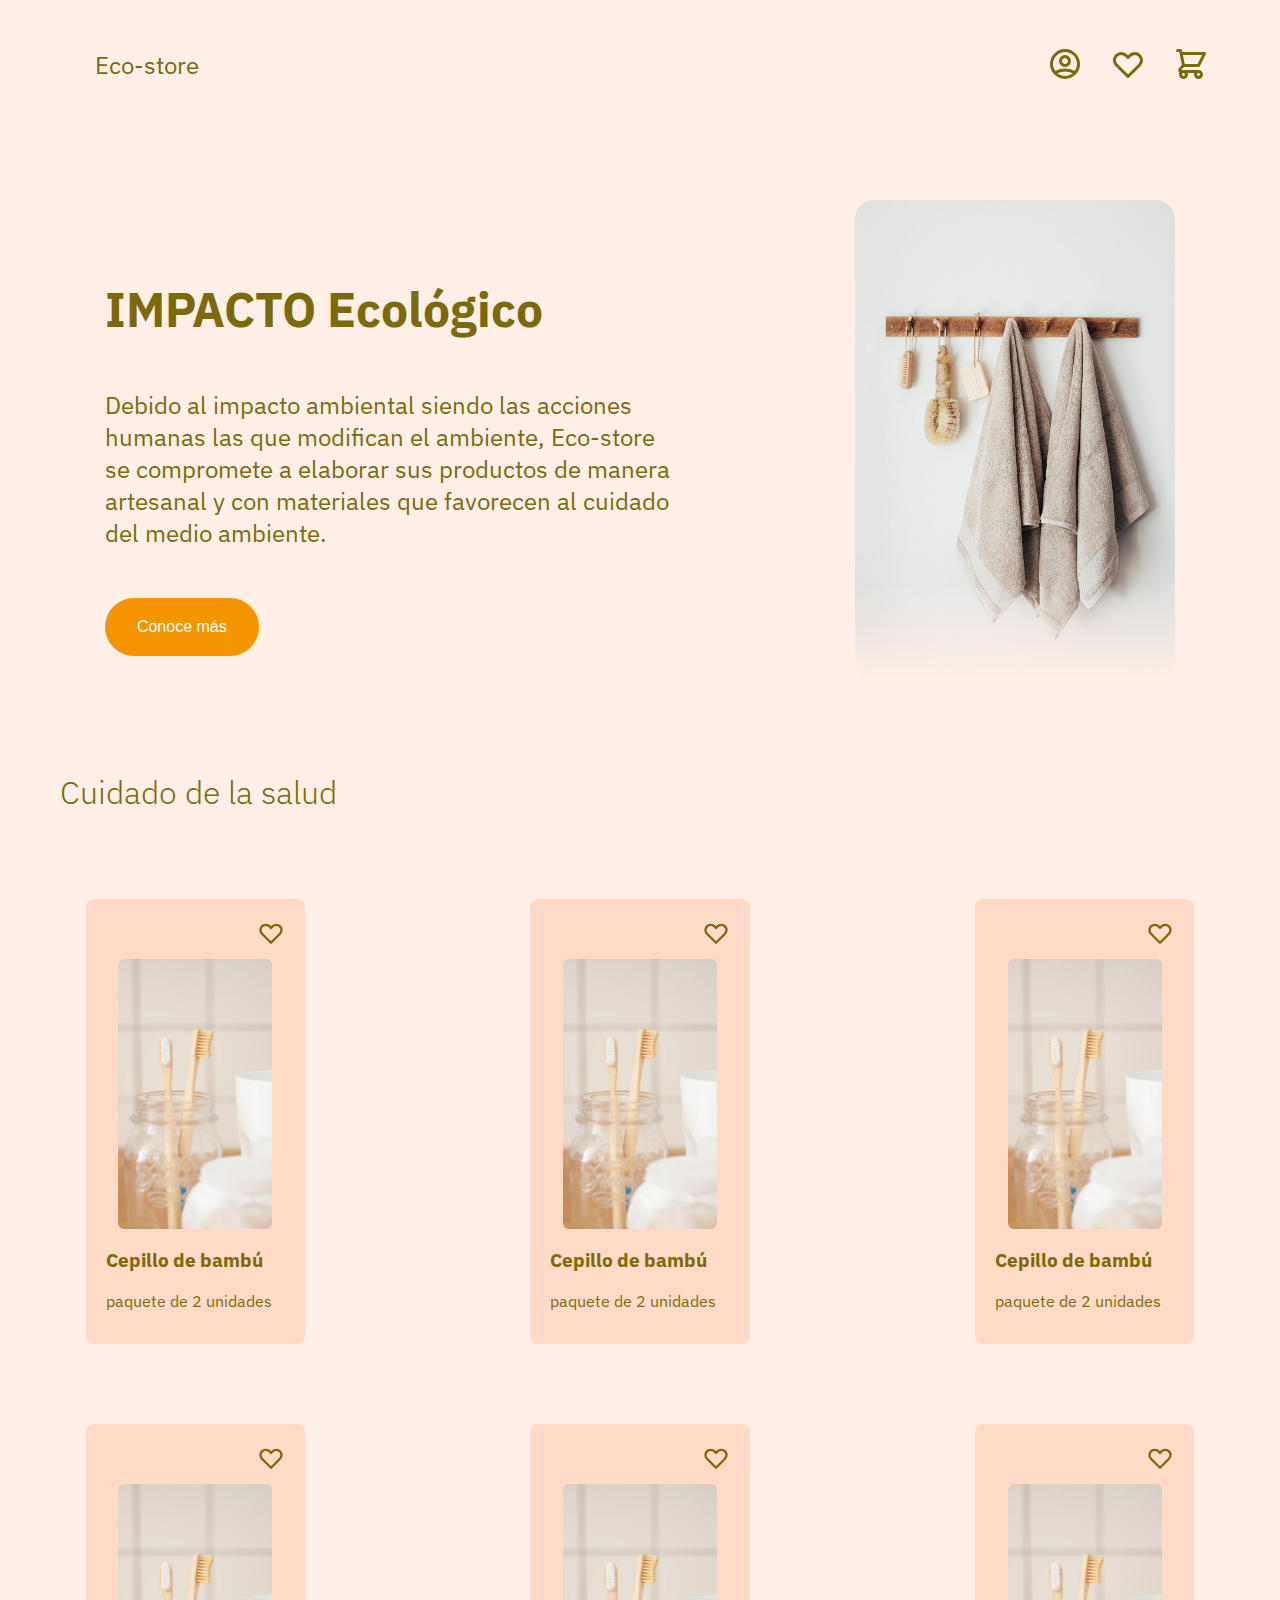
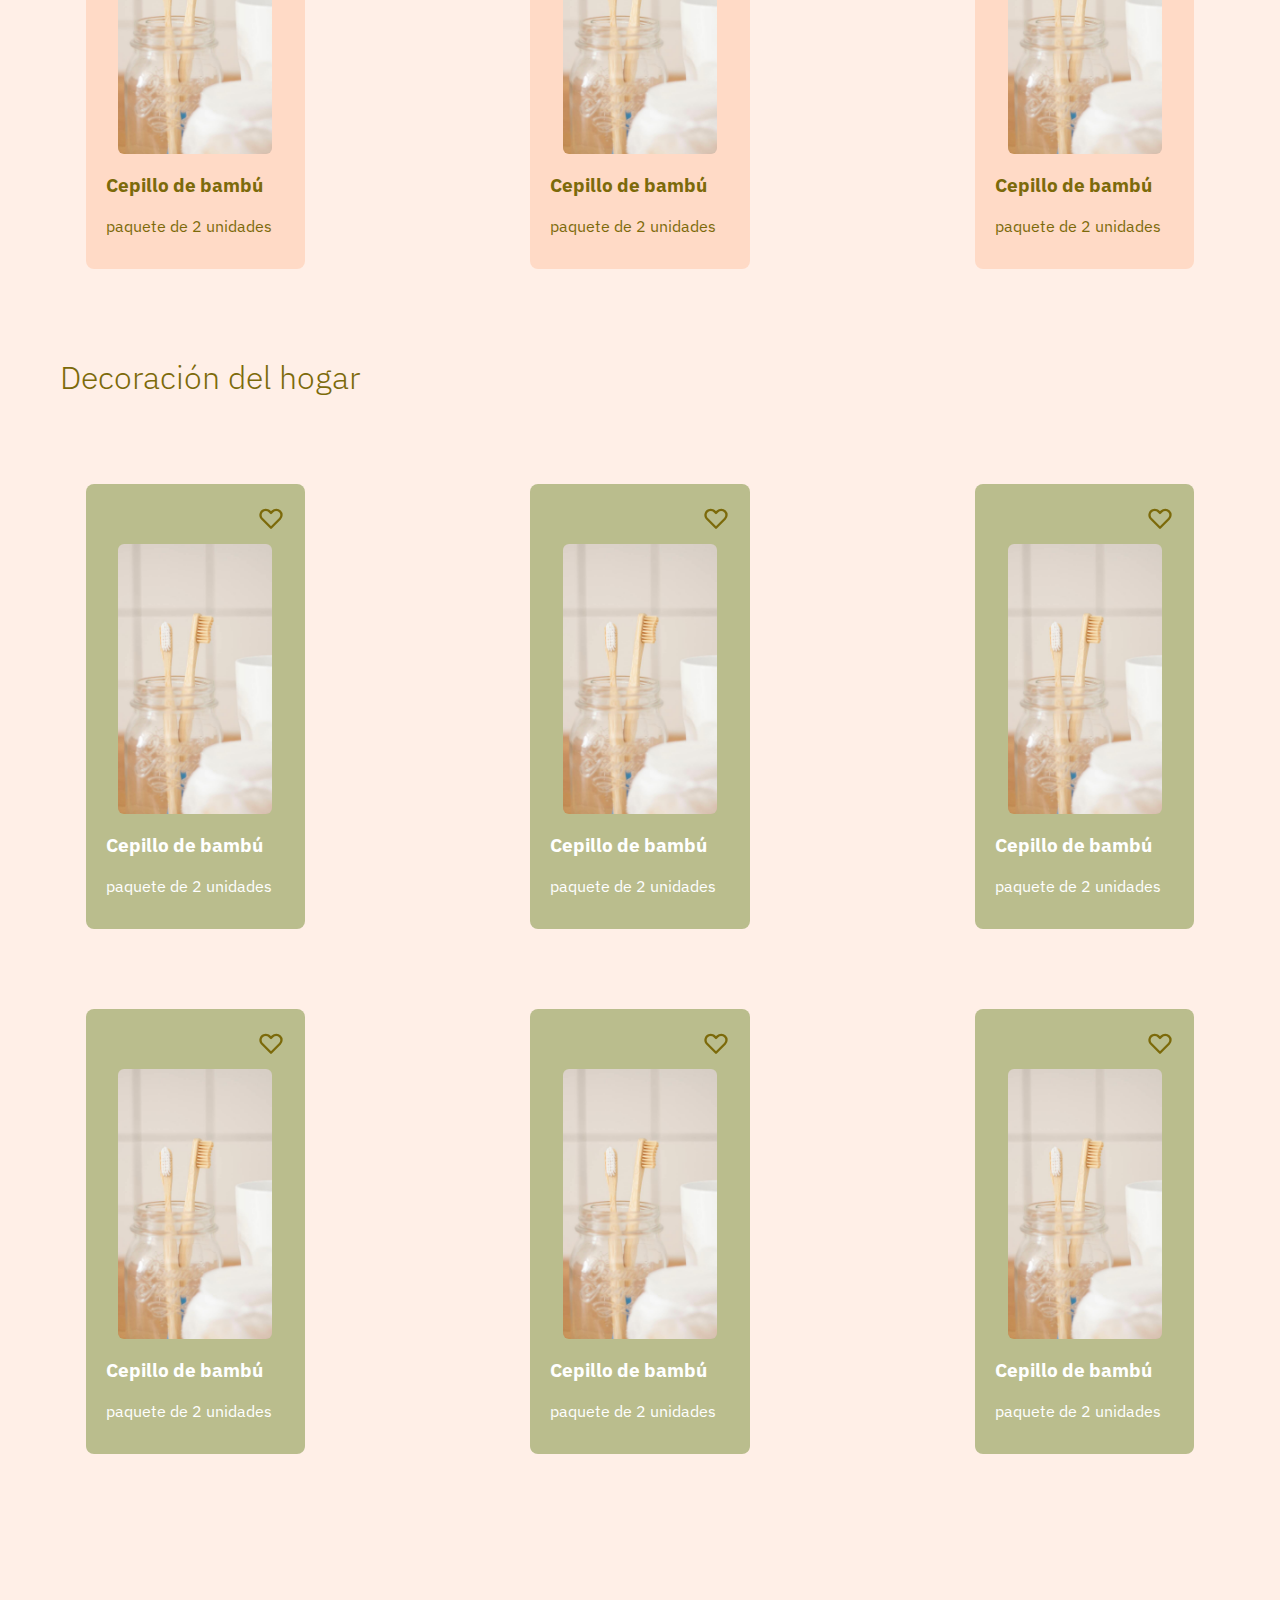
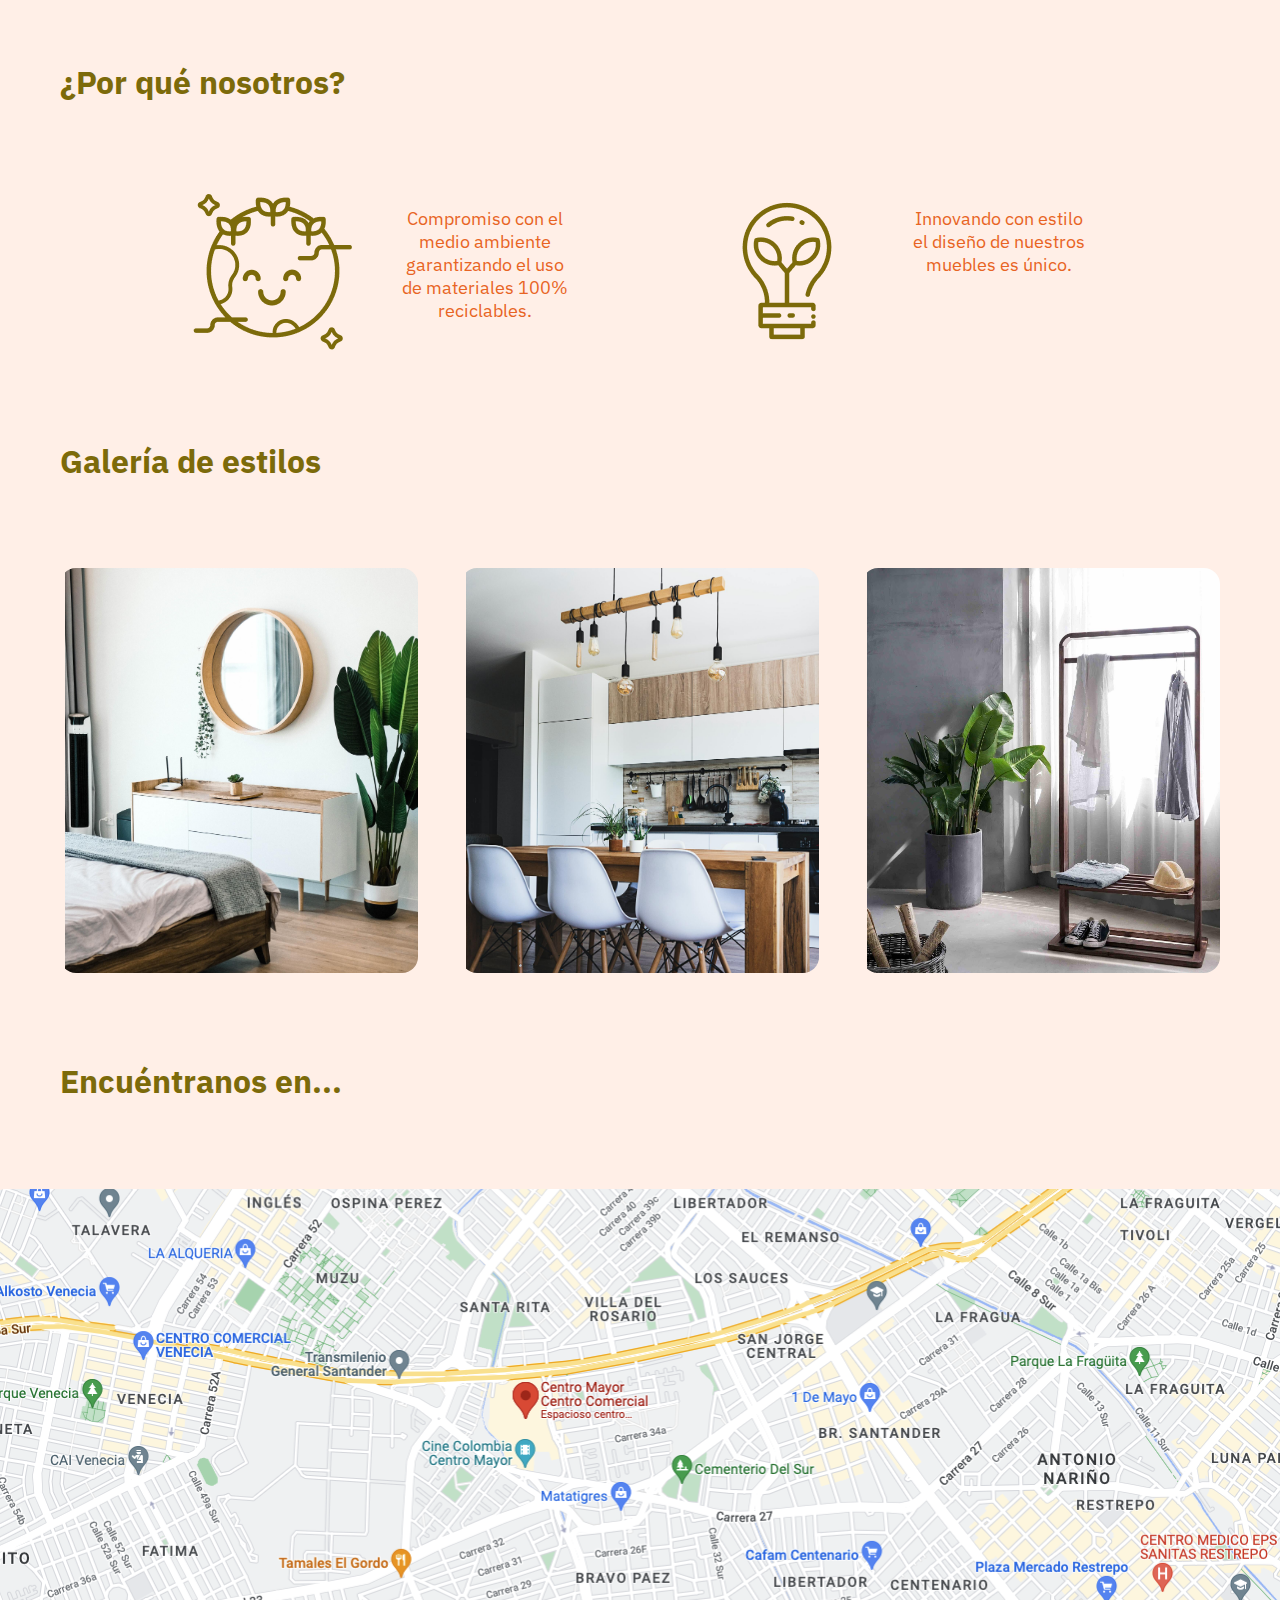
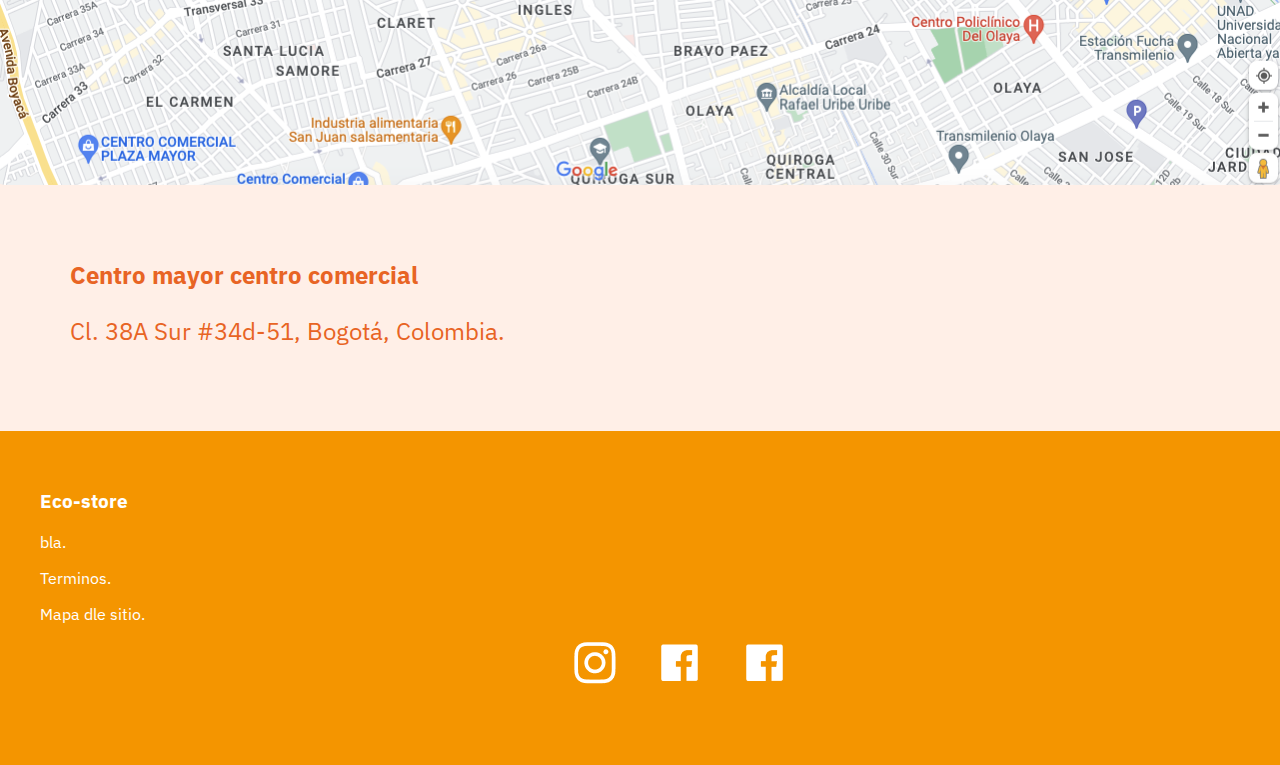
<file: index.html>
<!DOCTYPE html>
<html lang="en">
<head>
    <meta charset="UTF-8">
    <meta name="viewport" content="width=device-width, initial-scale=1.0">
    <link rel="stylesheet" href="./css/main.css">
    <link rel="preconnect" href="https://fonts.googleapis.com">
    <link rel="preconnect" href="https://fonts.gstatic.com" crossorigin>
    <link href="https://fonts.googleapis.com/css2?family=IBM+Plex+Sans:wght@400;500;700&display=swap" rel="stylesheet">
    <title>Document</title>
</head>
<body>
    <nav>
        <p>Eco-store</p>
        <div class="icons">
            <button class="profile">
                <svg width="36" height="36" viewBox="0 0 24 24" fill="none" xmlns="http://www.w3.org/2000/svg">
                    <path d="M5.121 17.804C7.21942 16.6179 9.58958 15.9963 12 16C14.5 16 16.847 16.655 18.879 17.804M15 10C15 10.7956 14.6839 11.5587 14.1213 12.1213C13.5587 12.6839 12.7956 13 12 13C11.2044 13 10.4413 12.6839 9.87868 12.1213C9.31607 11.5587 9 10.7956 9 10C9 9.20435 9.31607 8.44129 9.87868 7.87868C10.4413 7.31607 11.2044 7 12 7C12.7956 7 13.5587 7.31607 14.1213 7.87868C14.6839 8.44129 15 9.20435 15 10ZM21 12C21 13.1819 20.7672 14.3522 20.3149 15.4442C19.8626 16.5361 19.1997 17.5282 18.364 18.364C17.5282 19.1997 16.5361 19.8626 15.4442 20.3149C14.3522 20.7672 13.1819 21 12 21C10.8181 21 9.64778 20.7672 8.55585 20.3149C7.46392 19.8626 6.47177 19.1997 5.63604 18.364C4.80031 17.5282 4.13738 16.5361 3.68508 15.4442C3.23279 14.3522 3 13.1819 3 12C3 9.61305 3.94821 7.32387 5.63604 5.63604C7.32387 3.94821 9.61305 3 12 3C14.3869 3 16.6761 3.94821 18.364 5.63604C20.0518 7.32387 21 9.61305 21 12Z" stroke="#7C6A0A" stroke-width="2" stroke-linecap="round" stroke-linejoin="round"/>
                    </svg>
            </button>
            <button class="wishlist">
                <svg width="36" height="36" viewBox="0 0 24 24" fill="none" xmlns="http://www.w3.org/2000/svg">
                    <path d="M3.34255 7.7779C3.5687 7.23194 3.90017 6.73586 4.31804 6.31799C4.7359 5.90012 5.23198 5.56865 5.77795 5.3425C6.32392 5.11635 6.90909 4.99995 7.50004 4.99995C8.09099 4.99995 8.67616 5.11635 9.22213 5.3425C9.7681 5.56865 10.2642 5.90012 10.682 6.31799L12 7.63599L13.318 6.31799C14.162 5.47407 15.3066 4.99997 16.5 4.99997C17.6935 4.99997 18.8381 5.47407 19.682 6.31799C20.526 7.16191 21.0001 8.30651 21.0001 9.49999C21.0001 10.6935 20.526 11.8381 19.682 12.682L12 20.364L4.31804 12.682C3.90017 12.2641 3.5687 11.7681 3.34255 11.2221C3.1164 10.6761 3 10.0909 3 9.49999C3 8.90904 3.1164 8.32387 3.34255 7.7779Z" stroke="#7C6A0A" stroke-width="2" stroke-linecap="round" stroke-linejoin="round"/>
                    </svg>
            </button>
            <button class="cart">
                <svg width="36" height="36" viewBox="0 0 24 24" fill="none" xmlns="http://www.w3.org/2000/svg">
                    <path d="M3 3H5L5.4 5M5.4 5H21L17 13H7M5.4 5L7 13M7 13L4.707 15.293C4.077 15.923 4.523 17 5.414 17H17M17 17C16.4696 17 15.9609 17.2107 15.5858 17.5858C15.2107 17.9609 15 18.4696 15 19C15 19.5304 15.2107 20.0391 15.5858 20.4142C15.9609 20.7893 16.4696 21 17 21C17.5304 21 18.0391 20.7893 18.4142 20.4142C18.7893 20.0391 19 19.5304 19 19C19 18.4696 18.7893 17.9609 18.4142 17.5858C18.0391 17.2107 17.5304 17 17 17ZM9 19C9 19.5304 8.78929 20.0391 8.41421 20.4142C8.03914 20.7893 7.53043 21 7 21C6.46957 21 5.96086 20.7893 5.58579 20.4142C5.21071 20.0391 5 19.5304 5 19C5 18.4696 5.21071 17.9609 5.58579 17.5858C5.96086 17.2107 6.46957 17 7 17C7.53043 17 8.03914 17.2107 8.41421 17.5858C8.78929 17.9609 9 18.4696 9 19Z" stroke="#7C6A0A" stroke-width="2" stroke-linecap="round" stroke-linejoin="round"/>
                    </svg>
            </button>
        </div>
    </nav>  
    <main class="main-section">
        <article>
            <div class="impact-section">
                <h1>IMPACTO Ecológico</h1>
                <p>Debido al impacto ambiental siendo las acciones <br> 
                    humanas las que modifican el ambiente, Eco-store <br>
                    se compromete a elaborar sus productos de manera <br>
                    artesanal y con materiales que favorecen al cuidado <br>
                    del medio ambiente.</p>
                <button>Conoce más</button>
            </div>
            <div class="image-section">
                <img src="./assets/img/main-2.jpg" alt="">
            </div>
        </article>
        <section class="product-section">
            <div class="healthcare">
                <h2>Cuidado de la salud</h2>
                <div class="card-section">
                    <div class="product-card">
                        <div class="icon">
                            <svg width="24" height="24" viewBox="0 0 24 24" fill="none" xmlns="http://www.w3.org/2000/svg">
                                <path d="M3.34255 7.7779C3.5687 7.23194 3.90017 6.73586 4.31804 6.31799C4.7359 5.90012 5.23198 5.56865 5.77795 5.3425C6.32392 5.11635 6.90909 4.99995 7.50004 4.99995C8.09099 4.99995 8.67616 5.11635 9.22213 5.3425C9.7681 5.56865 10.2642 5.90012 10.682 6.31799L12 7.63599L13.318 6.31799C14.162 5.47407 15.3066 4.99997 16.5 4.99997C17.6935 4.99997 18.8381 5.47407 19.682 6.31799C20.526 7.16191 21.0001 8.30651 21.0001 9.49999C21.0001 10.6935 20.526 11.8381 19.682 12.682L12 20.364L4.31804 12.682C3.90017 12.2641 3.5687 11.7681 3.34255 11.2221C3.1164 10.6761 3 10.0909 3 9.49999C3 8.90904 3.1164 8.32387 3.34255 7.7779Z" stroke="#7c6a0a" stroke-width="2" stroke-linecap="round" stroke-linejoin="round"/>
                            </svg>
                        </div>

                        <div class="product-image">
                            <img src="./assets/img/products/toothbrush.jpg" alt="">
                        </div>
                        <h3>Cepillo de bambú</h3>
                        <p>paquete de 2 unidades</p>
                    </div>  
                    <div class="product-card">
                        <div class="icon">
                            <svg width="24" height="24" viewBox="0 0 24 24" fill="none" xmlns="http://www.w3.org/2000/svg">
                                <path d="M3.34255 7.7779C3.5687 7.23194 3.90017 6.73586 4.31804 6.31799C4.7359 5.90012 5.23198 5.56865 5.77795 5.3425C6.32392 5.11635 6.90909 4.99995 7.50004 4.99995C8.09099 4.99995 8.67616 5.11635 9.22213 5.3425C9.7681 5.56865 10.2642 5.90012 10.682 6.31799L12 7.63599L13.318 6.31799C14.162 5.47407 15.3066 4.99997 16.5 4.99997C17.6935 4.99997 18.8381 5.47407 19.682 6.31799C20.526 7.16191 21.0001 8.30651 21.0001 9.49999C21.0001 10.6935 20.526 11.8381 19.682 12.682L12 20.364L4.31804 12.682C3.90017 12.2641 3.5687 11.7681 3.34255 11.2221C3.1164 10.6761 3 10.0909 3 9.49999C3 8.90904 3.1164 8.32387 3.34255 7.7779Z" stroke="#7c6a0a" stroke-width="2" stroke-linecap="round" stroke-linejoin="round"/>
                            </svg>
                        </div>

                        <div class="product-image">
                            <img src="./assets/img/products/toothbrush.jpg" alt="">
                        </div>
                        <h3>Cepillo de bambú</h3>
                        <p>paquete de 2 unidades</p>
                    </div>  
                    <div class="product-card">
                        <div class="icon">
                            <svg width="24" height="24" viewBox="0 0 24 24" fill="none" xmlns="http://www.w3.org/2000/svg">
                                <path d="M3.34255 7.7779C3.5687 7.23194 3.90017 6.73586 4.31804 6.31799C4.7359 5.90012 5.23198 5.56865 5.77795 5.3425C6.32392 5.11635 6.90909 4.99995 7.50004 4.99995C8.09099 4.99995 8.67616 5.11635 9.22213 5.3425C9.7681 5.56865 10.2642 5.90012 10.682 6.31799L12 7.63599L13.318 6.31799C14.162 5.47407 15.3066 4.99997 16.5 4.99997C17.6935 4.99997 18.8381 5.47407 19.682 6.31799C20.526 7.16191 21.0001 8.30651 21.0001 9.49999C21.0001 10.6935 20.526 11.8381 19.682 12.682L12 20.364L4.31804 12.682C3.90017 12.2641 3.5687 11.7681 3.34255 11.2221C3.1164 10.6761 3 10.0909 3 9.49999C3 8.90904 3.1164 8.32387 3.34255 7.7779Z" stroke="#7c6a0a" stroke-width="2" stroke-linecap="round" stroke-linejoin="round"/>
                            </svg>
                        </div>

                        <div class="product-image">
                            <img src="./assets/img/products/toothbrush.jpg" alt="">
                        </div>
                        <h3>Cepillo de bambú</h3>
                        <p>paquete de 2 unidades</p>
                    </div>  
                    <div class="product-card">
                        <div class="icon">
                            <svg width="24" height="24" viewBox="0 0 24 24" fill="none" xmlns="http://www.w3.org/2000/svg">
                                <path d="M3.34255 7.7779C3.5687 7.23194 3.90017 6.73586 4.31804 6.31799C4.7359 5.90012 5.23198 5.56865 5.77795 5.3425C6.32392 5.11635 6.90909 4.99995 7.50004 4.99995C8.09099 4.99995 8.67616 5.11635 9.22213 5.3425C9.7681 5.56865 10.2642 5.90012 10.682 6.31799L12 7.63599L13.318 6.31799C14.162 5.47407 15.3066 4.99997 16.5 4.99997C17.6935 4.99997 18.8381 5.47407 19.682 6.31799C20.526 7.16191 21.0001 8.30651 21.0001 9.49999C21.0001 10.6935 20.526 11.8381 19.682 12.682L12 20.364L4.31804 12.682C3.90017 12.2641 3.5687 11.7681 3.34255 11.2221C3.1164 10.6761 3 10.0909 3 9.49999C3 8.90904 3.1164 8.32387 3.34255 7.7779Z" stroke="#7c6a0a" stroke-width="2" stroke-linecap="round" stroke-linejoin="round"/>
                            </svg>
                        </div>

                        <div class="product-image">
                            <img src="./assets/img/products/toothbrush.jpg" alt="">
                        </div>
                        <h3>Cepillo de bambú</h3>
                        <p>paquete de 2 unidades</p>
                    </div>  
                    <div class="product-card">
                        <div class="icon">
                            <svg width="24" height="24" viewBox="0 0 24 24" fill="none" xmlns="http://www.w3.org/2000/svg">
                                <path d="M3.34255 7.7779C3.5687 7.23194 3.90017 6.73586 4.31804 6.31799C4.7359 5.90012 5.23198 5.56865 5.77795 5.3425C6.32392 5.11635 6.90909 4.99995 7.50004 4.99995C8.09099 4.99995 8.67616 5.11635 9.22213 5.3425C9.7681 5.56865 10.2642 5.90012 10.682 6.31799L12 7.63599L13.318 6.31799C14.162 5.47407 15.3066 4.99997 16.5 4.99997C17.6935 4.99997 18.8381 5.47407 19.682 6.31799C20.526 7.16191 21.0001 8.30651 21.0001 9.49999C21.0001 10.6935 20.526 11.8381 19.682 12.682L12 20.364L4.31804 12.682C3.90017 12.2641 3.5687 11.7681 3.34255 11.2221C3.1164 10.6761 3 10.0909 3 9.49999C3 8.90904 3.1164 8.32387 3.34255 7.7779Z" stroke="#7c6a0a" stroke-width="2" stroke-linecap="round" stroke-linejoin="round"/>
                            </svg>
                        </div>

                        <div class="product-image">
                            <img src="./assets/img/products/toothbrush.jpg" alt="">
                        </div>
                        <h3>Cepillo de bambú</h3>
                        <p>paquete de 2 unidades</p>
                    </div>  
                    <div class="product-card">
                        <div class="icon">
                            <svg width="24" height="24" viewBox="0 0 24 24" fill="none" xmlns="http://www.w3.org/2000/svg">
                                <path d="M3.34255 7.7779C3.5687 7.23194 3.90017 6.73586 4.31804 6.31799C4.7359 5.90012 5.23198 5.56865 5.77795 5.3425C6.32392 5.11635 6.90909 4.99995 7.50004 4.99995C8.09099 4.99995 8.67616 5.11635 9.22213 5.3425C9.7681 5.56865 10.2642 5.90012 10.682 6.31799L12 7.63599L13.318 6.31799C14.162 5.47407 15.3066 4.99997 16.5 4.99997C17.6935 4.99997 18.8381 5.47407 19.682 6.31799C20.526 7.16191 21.0001 8.30651 21.0001 9.49999C21.0001 10.6935 20.526 11.8381 19.682 12.682L12 20.364L4.31804 12.682C3.90017 12.2641 3.5687 11.7681 3.34255 11.2221C3.1164 10.6761 3 10.0909 3 9.49999C3 8.90904 3.1164 8.32387 3.34255 7.7779Z" stroke="#7c6a0a" stroke-width="2" stroke-linecap="round" stroke-linejoin="round"/>
                            </svg>
                        </div>

                        <div class="product-image">
                            <img src="./assets/img/products/toothbrush.jpg" alt="">
                        </div>
                        <h3>Cepillo de bambú</h3>
                        <p>paquete de 2 unidades</p>
                    </div>  
                </div>
            </div>
            <div class="furniture">
                <h2>Decoración del hogar</h2>
                <div class="card-section">
                    <div class="product-card">
                        <div class="icon">
                            <svg width="24" height="24" viewBox="0 0 24 24" fill="none" xmlns="http://www.w3.org/2000/svg">
                                <path d="M3.34255 7.7779C3.5687 7.23194 3.90017 6.73586 4.31804 6.31799C4.7359 5.90012 5.23198 5.56865 5.77795 5.3425C6.32392 5.11635 6.90909 4.99995 7.50004 4.99995C8.09099 4.99995 8.67616 5.11635 9.22213 5.3425C9.7681 5.56865 10.2642 5.90012 10.682 6.31799L12 7.63599L13.318 6.31799C14.162 5.47407 15.3066 4.99997 16.5 4.99997C17.6935 4.99997 18.8381 5.47407 19.682 6.31799C20.526 7.16191 21.0001 8.30651 21.0001 9.49999C21.0001 10.6935 20.526 11.8381 19.682 12.682L12 20.364L4.31804 12.682C3.90017 12.2641 3.5687 11.7681 3.34255 11.2221C3.1164 10.6761 3 10.0909 3 9.49999C3 8.90904 3.1164 8.32387 3.34255 7.7779Z" stroke="#7c6a0a" stroke-width="2" stroke-linecap="round" stroke-linejoin="round"/>
                            </svg>
                        </div>

                        <div class="product-image">
                            <img src="./assets/img/products/toothbrush.jpg" alt="">
                        </div>
                        <h3>Cepillo de bambú</h3>
                        <p>paquete de 2 unidades</p>
                    </div>  
                    <div class="product-card">
                        <div class="icon">
                            <svg width="24" height="24" viewBox="0 0 24 24" fill="none" xmlns="http://www.w3.org/2000/svg">
                                <path d="M3.34255 7.7779C3.5687 7.23194 3.90017 6.73586 4.31804 6.31799C4.7359 5.90012 5.23198 5.56865 5.77795 5.3425C6.32392 5.11635 6.90909 4.99995 7.50004 4.99995C8.09099 4.99995 8.67616 5.11635 9.22213 5.3425C9.7681 5.56865 10.2642 5.90012 10.682 6.31799L12 7.63599L13.318 6.31799C14.162 5.47407 15.3066 4.99997 16.5 4.99997C17.6935 4.99997 18.8381 5.47407 19.682 6.31799C20.526 7.16191 21.0001 8.30651 21.0001 9.49999C21.0001 10.6935 20.526 11.8381 19.682 12.682L12 20.364L4.31804 12.682C3.90017 12.2641 3.5687 11.7681 3.34255 11.2221C3.1164 10.6761 3 10.0909 3 9.49999C3 8.90904 3.1164 8.32387 3.34255 7.7779Z" stroke="#7c6a0a" stroke-width="2" stroke-linecap="round" stroke-linejoin="round"/>
                            </svg>
                        </div>

                        <div class="product-image">
                            <img src="./assets/img/products/toothbrush.jpg" alt="">
                        </div>
                        <h3>Cepillo de bambú</h3>
                        <p>paquete de 2 unidades</p>
                    </div>  
                    <div class="product-card">
                        <div class="icon">
                            <svg width="24" height="24" viewBox="0 0 24 24" fill="none" xmlns="http://www.w3.org/2000/svg">
                                <path d="M3.34255 7.7779C3.5687 7.23194 3.90017 6.73586 4.31804 6.31799C4.7359 5.90012 5.23198 5.56865 5.77795 5.3425C6.32392 5.11635 6.90909 4.99995 7.50004 4.99995C8.09099 4.99995 8.67616 5.11635 9.22213 5.3425C9.7681 5.56865 10.2642 5.90012 10.682 6.31799L12 7.63599L13.318 6.31799C14.162 5.47407 15.3066 4.99997 16.5 4.99997C17.6935 4.99997 18.8381 5.47407 19.682 6.31799C20.526 7.16191 21.0001 8.30651 21.0001 9.49999C21.0001 10.6935 20.526 11.8381 19.682 12.682L12 20.364L4.31804 12.682C3.90017 12.2641 3.5687 11.7681 3.34255 11.2221C3.1164 10.6761 3 10.0909 3 9.49999C3 8.90904 3.1164 8.32387 3.34255 7.7779Z" stroke="#7c6a0a" stroke-width="2" stroke-linecap="round" stroke-linejoin="round"/>
                            </svg>
                        </div>

                        <div class="product-image">
                            <img src="./assets/img/products/toothbrush.jpg" alt="">
                        </div>
                        <h3>Cepillo de bambú</h3>
                        <p>paquete de 2 unidades</p>
                    </div>  
                    <div class="product-card">
                        <div class="icon">
                            <svg width="24" height="24" viewBox="0 0 24 24" fill="none" xmlns="http://www.w3.org/2000/svg">
                                <path d="M3.34255 7.7779C3.5687 7.23194 3.90017 6.73586 4.31804 6.31799C4.7359 5.90012 5.23198 5.56865 5.77795 5.3425C6.32392 5.11635 6.90909 4.99995 7.50004 4.99995C8.09099 4.99995 8.67616 5.11635 9.22213 5.3425C9.7681 5.56865 10.2642 5.90012 10.682 6.31799L12 7.63599L13.318 6.31799C14.162 5.47407 15.3066 4.99997 16.5 4.99997C17.6935 4.99997 18.8381 5.47407 19.682 6.31799C20.526 7.16191 21.0001 8.30651 21.0001 9.49999C21.0001 10.6935 20.526 11.8381 19.682 12.682L12 20.364L4.31804 12.682C3.90017 12.2641 3.5687 11.7681 3.34255 11.2221C3.1164 10.6761 3 10.0909 3 9.49999C3 8.90904 3.1164 8.32387 3.34255 7.7779Z" stroke="#7c6a0a" stroke-width="2" stroke-linecap="round" stroke-linejoin="round"/>
                            </svg>
                        </div>

                        <div class="product-image">
                            <img src="./assets/img/products/toothbrush.jpg" alt="">
                        </div>
                        <h3>Cepillo de bambú</h3>
                        <p>paquete de 2 unidades</p>
                    </div>  
                    <div class="product-card">
                        <div class="icon">
                            <svg width="24" height="24" viewBox="0 0 24 24" fill="none" xmlns="http://www.w3.org/2000/svg">
                                <path d="M3.34255 7.7779C3.5687 7.23194 3.90017 6.73586 4.31804 6.31799C4.7359 5.90012 5.23198 5.56865 5.77795 5.3425C6.32392 5.11635 6.90909 4.99995 7.50004 4.99995C8.09099 4.99995 8.67616 5.11635 9.22213 5.3425C9.7681 5.56865 10.2642 5.90012 10.682 6.31799L12 7.63599L13.318 6.31799C14.162 5.47407 15.3066 4.99997 16.5 4.99997C17.6935 4.99997 18.8381 5.47407 19.682 6.31799C20.526 7.16191 21.0001 8.30651 21.0001 9.49999C21.0001 10.6935 20.526 11.8381 19.682 12.682L12 20.364L4.31804 12.682C3.90017 12.2641 3.5687 11.7681 3.34255 11.2221C3.1164 10.6761 3 10.0909 3 9.49999C3 8.90904 3.1164 8.32387 3.34255 7.7779Z" stroke="#7c6a0a" stroke-width="2" stroke-linecap="round" stroke-linejoin="round"/>
                            </svg>
                        </div>

                        <div class="product-image">
                            <img src="./assets/img/products/toothbrush.jpg" alt="">
                        </div>
                        <h3>Cepillo de bambú</h3>
                        <p>paquete de 2 unidades</p>
                    </div>  
                    <div class="product-card">
                        <div class="icon">
                            <svg width="24" height="24" viewBox="0 0 24 24" fill="none" xmlns="http://www.w3.org/2000/svg">
                                <path d="M3.34255 7.7779C3.5687 7.23194 3.90017 6.73586 4.31804 6.31799C4.7359 5.90012 5.23198 5.56865 5.77795 5.3425C6.32392 5.11635 6.90909 4.99995 7.50004 4.99995C8.09099 4.99995 8.67616 5.11635 9.22213 5.3425C9.7681 5.56865 10.2642 5.90012 10.682 6.31799L12 7.63599L13.318 6.31799C14.162 5.47407 15.3066 4.99997 16.5 4.99997C17.6935 4.99997 18.8381 5.47407 19.682 6.31799C20.526 7.16191 21.0001 8.30651 21.0001 9.49999C21.0001 10.6935 20.526 11.8381 19.682 12.682L12 20.364L4.31804 12.682C3.90017 12.2641 3.5687 11.7681 3.34255 11.2221C3.1164 10.6761 3 10.0909 3 9.49999C3 8.90904 3.1164 8.32387 3.34255 7.7779Z" stroke="#7c6a0a" stroke-width="2" stroke-linecap="round" stroke-linejoin="round"/>
                            </svg>
                        </div>

                        <div class="product-image">
                            <img src="./assets/img/products/toothbrush.jpg" alt="">
                        </div>
                        <h3>Cepillo de bambú</h3>
                        <p>paquete de 2 unidades</p>
                    </div>  
                </div>

            </div>
        </section>
        <section class="info-section">
            <div class="about-us">
                <h2>¿Por qué nosotros?</h2>
                <div class="mission-section">
                    <div class="earth">
                        <img src="./assets/img/earth.png" alt="">
                        <p>
                            Compromiso con el medio ambiente garantizando el uso de materiales 100% reciclables.
                        </p>
                    </div>
                    <div class="innovation">
                        <img src="./assets/img/ecology.png" alt="">
                        <p>
                        Innovando con estilo el diseño de nuestros muebles es único.
                        </p>
                    </div>
                </div>
            </div>
               
            <div class="gallery">
                <h2>Galería de estilos</h2>
                <div class="gallery-images">
                    <img src="./assets/img/gallery-1.jpg" alt="">
                    <img src="./assets/img/gallery-2.jpg" alt="">
                    <img src="./assets/img/gallery-3.jpg" alt="">
                </div>
            </div>
            <div class="location">
                <h2>Encuéntranos en...</h2>
                <div class="map">
                    <img src="./assets/img/map.png" alt="">
                </div>
                <h3>
                    Centro mayor centro comercial
                </h3>
                <p>
                    Cl. 38A Sur #34d-51, Bogotá, Colombia.
                </p>
            </div>
        </section>
    </main>
    <footer class="footer">
        <h3>Eco-store</h3>
        <p>bla.</p>
        <p>Terminos.</p>
        <p>Mapa dle sitio.</p>
        <div class="social-media">
            <img src="./assets/img/instagram-logo.png" alt="">
            <img src="./assets/img/facebook-logo.png" alt="">
            <img src="./assets/img/facebook-logo.png" alt="">
        </div>
    </footer>
</body>
</html>
</file>
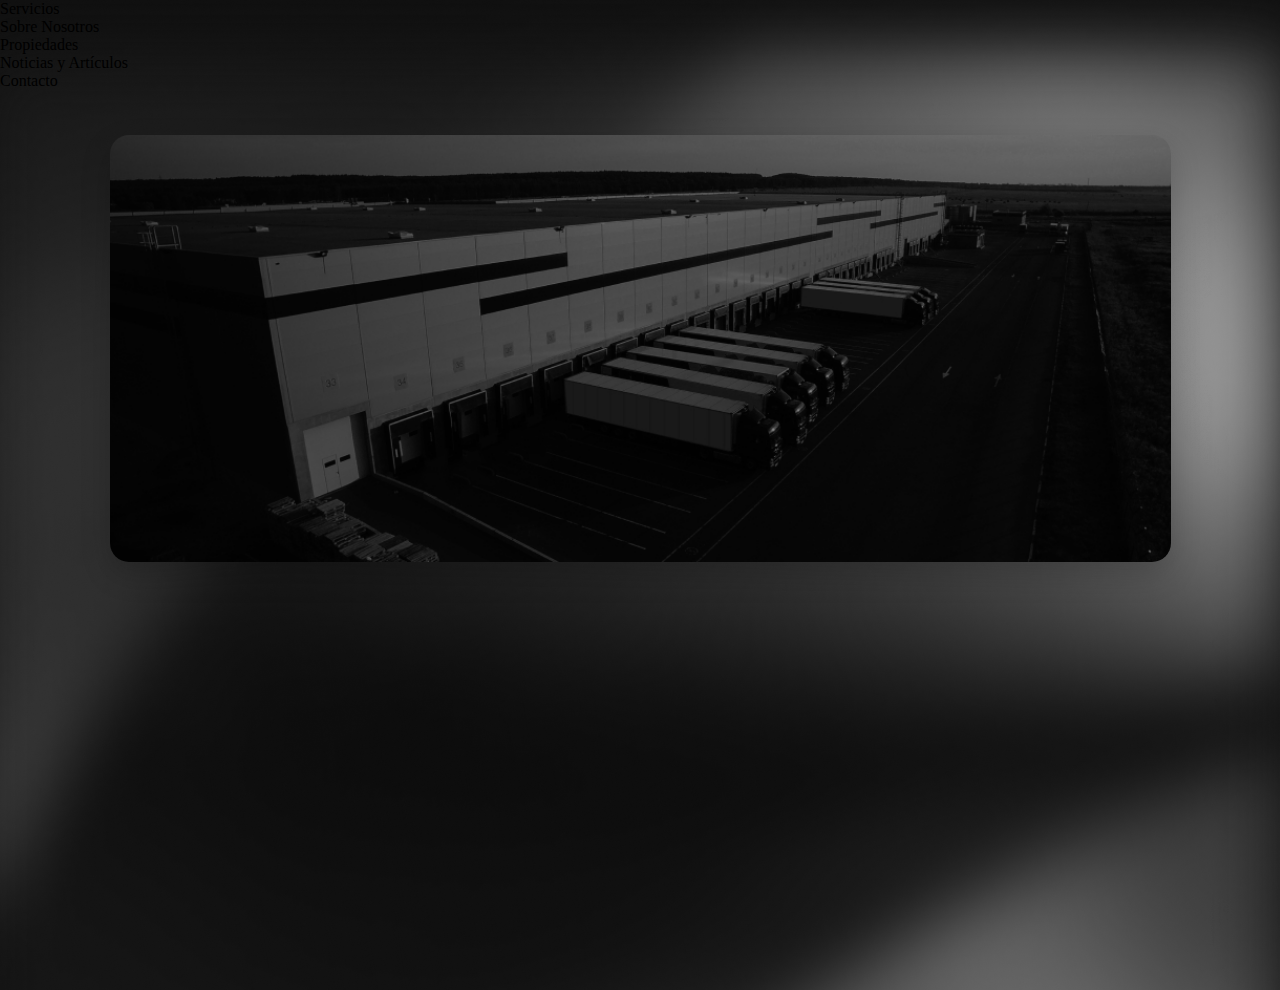
<file: prueba/inicioprueba.html>
<!DOCTYPE html>
<html lang="en">
<head>
    <meta charset="UTF-8">
    <meta name="viewport" content="width=device-width, initial-scale=1.0">
    <link rel="stylesheet" href="./styleprueba.css">
    <title>Document</title>
</head>
<body>
    <nav>
        <ol>
            <li>Servicios</li>
            <li>Sobre Nosotros</li>
            <li>Propiedades</li>
            <li>Noticias y Artículos</li>
            <li>Contacto</li>
        </ol>
    </nav>
    <main class="main-container">
        <div class="slider-container">
            <div class="image-slider">
            </div>
        </div>





    </main>


</body>
</html>
</file>
<file: css/main.css>
/* esto es una expresion colores*/
/* esto es una expresion string*/
body {
  margin: 0px; /* esto es una expresion numeros, estos pueden incluir porsentajes*/
  padding: 0px;
  background-color: #ffefe7;
  font-family: "IBM Plex Sans", sans-serif;
}

nav {
  width: auto;
  display: flex;
  flex-direction: row;
  justify-content: space-between;
  align-items: center;
  height: 100px;
  color: #7c6a0a;
  padding: 15px;
  margin: 0px 50px 0px 50px;
}
nav p {
  font-size: 1.5em;
  padding-left: 30px;
}
nav .icons {
  display: flex;
  gap: 15px;
}
nav .icons button {
  background: none;
  border-style: none;
}
nav .icons:hover {
  transform: scale(1.1);
}

/* elimino el main, pero yo lo comente 
main{
    background-color: $primary-color;
}
 */
article {
  width: auto;
  color: #7c6a0a;
  padding-left: 105px;
  padding-right: 105px;
  padding-top: 70px;
  display: flex;
  flex-direction: row;
  justify-content: space-between;
  align-items: center;
}
article .impact-section {
  display: flex;
  flex-direction: column;
  justify-content: space-evenly;
  align-items: flex-start;
  padding-top: 50px;
  gap: 25px;
}
article h1 {
  font-size: 3em;
  padding: 0px;
  margin: 0px;
}
article p {
  font-size: 1.5em;
}
article button {
  background: none;
  border-style: none;
}
article button {
  width: 12vw;
  padding: 20px;
  background-color: #F49500;
  border-radius: 35px;
  color: white;
  font-size: 1em;
}
article button:hover {
  transform: scale(1.1);
}
article img {
  width: 25vw;
  border-radius: 19px;
  -webkit-mask-image: linear-gradient(black 80%, transparent);
          mask-image: linear-gradient(black 80%, transparent);
}

section {
  width: auto;
  height: auto;
  padding: 60px;
}
section h2 {
  color: #7c6a0a;
  font-size: 2em;
}
section .healthcare, section .about-us, section .furniture {
  padding-bottom: 60px;
}
section .healthcare h2, section .about-us h2, section .furniture h2 {
  font-weight: 300;
  padding-bottom: 60px;
}
section .healthcare .card-section, section .about-us .card-section, section .furniture .card-section {
  width: auto;
  height: auto;
  display: flex;
  flex-direction: row;
  justify-content: space-evenly;
  align-items: center;
  -moz-column-gap: 200px;
       column-gap: 200px;
  row-gap: 80px;
  flex-wrap: wrap;
}
section .healthcare .product-card, section .about-us .product-card, section .furniture .product-card {
  width: 14vw;
  height: 45vh;
  background-color: #ffdac6;
  color: #7c6a0a;
  padding: 20px;
  border-radius: 8px;
}
section .healthcare .product-card .icon, section .about-us .product-card .icon, section .furniture .product-card .icon {
  width: 100%;
  display: flex;
  justify-content: flex-end;
  padding-bottom: 12px;
}
section .healthcare .product-card .icon svg, section .about-us .product-card .icon svg, section .furniture .product-card .icon svg {
  width: 28px;
  height: 28px;
}
section .healthcare .product-card .icon svg:hover, section .about-us .product-card .icon svg:hover, section .furniture .product-card .icon svg:hover {
  transform: scale(1.1);
}
section .healthcare .product-card .product-image, section .about-us .product-card .product-image, section .furniture .product-card .product-image {
  width: 100%;
  height: auto;
  display: flex;
  justify-content: center;
  align-items: center;
}
section .healthcare .product-card .product-image img, section .about-us .product-card .product-image img, section .furniture .product-card .product-image img {
  width: 12vw;
  height: 30vh;
  -o-object-fit: cover;
     object-fit: cover;
  border-radius: 6px;
}
section .furniture .product-card {
  background-color: #babd8d;
  color: white;
}

section { /*cree esta etiqueta para darle especificidad al extend y asi me tome el font bold, sino lo hacia hubiera tomado la especificidad del healthcare*/ }
section .about-us {
  padding-bottom: 60px;
}
section .about-us h2 {
  font-weight: bold;
}
section .about-us .mission-section {
  display: flex;
  flex-direction: row;
  justify-content: space-evenly;
  align-items: center;
}
section .about-us .mission-section .earth, section .about-us .mission-section .innovation {
  width: 30vw;
  display: flex;
  gap: 40px;
  color: #e86424;
}
section .about-us .mission-section .earth img, section .about-us .mission-section .innovation img {
  -o-object-fit: contain;
     object-fit: contain;
}
section .about-us .mission-section .earth p, section .about-us .mission-section .innovation p {
  text-align: center;
  font-size: 18px;
}
section .gallery h2 {
  font-weight: bold;
  padding-bottom: 60px;
}
section .gallery .gallery-images {
  display: flex;
  flex-direction: row;
  justify-content: space-between;
  align-items: center;
}
section .gallery .gallery-images img {
  width: 28vw;
  height: 45vh;
  -o-object-fit: cover;
     object-fit: cover;
  -o-object-position: 5px 35%;
     object-position: 5px 35%;
  border-radius: 16px;
}
section .gallery .gallery-images img:hover {
  transform: scale(1.03);
  transition-duration: 0.5s;
}
section .location {
  color: #e86424;
}
section .location h2 {
  padding-bottom: 60px;
  padding-top: 60px;
}
section .location .map {
  display: flex;
  flex-direction: row;
  justify-content: center;
  align-items: center;
  padding-bottom: 50px;
}
section .location h3, section .location p {
  padding-left: 10px;
  font-size: 1.5em;
}

.footer {
  background-color: #F49500;
  width: 100%;
  height: auto;
  padding: 40px;
  color: white;
}
.footer .social-media {
  display: flex;
  flex-direction: row;
  justify-content: center;
  align-items: center;
  gap: 40px;
  padding-bottom: 40px;
}/*# sourceMappingURL=main.css.map */
</file>
<file: prueba/styleprueba.css>
* {
    margin: 0;
    padding: 0;
}
body {
    background-color: #101010;
    background-image: url("./img/home/background-up.png");
    background-size: cover;
}
.main-container {
display: flex;

}

.slider-container {
    width: 100%;
    height: 100vh;
   
    display: grid;
    justify-content: center;
}

.image-slider {
    margin-top: 45px;
    width: 1061px;
    height: 427px;
    border-radius: 19px;
    background-image: url("./img/home/banner-home-dos.jpg" );
    box-shadow: 0px 12px 30px rgba(0, 0, 0, 0.18);
    background-size: cover;
    background-repeat: no-repeat;
}
</file>
